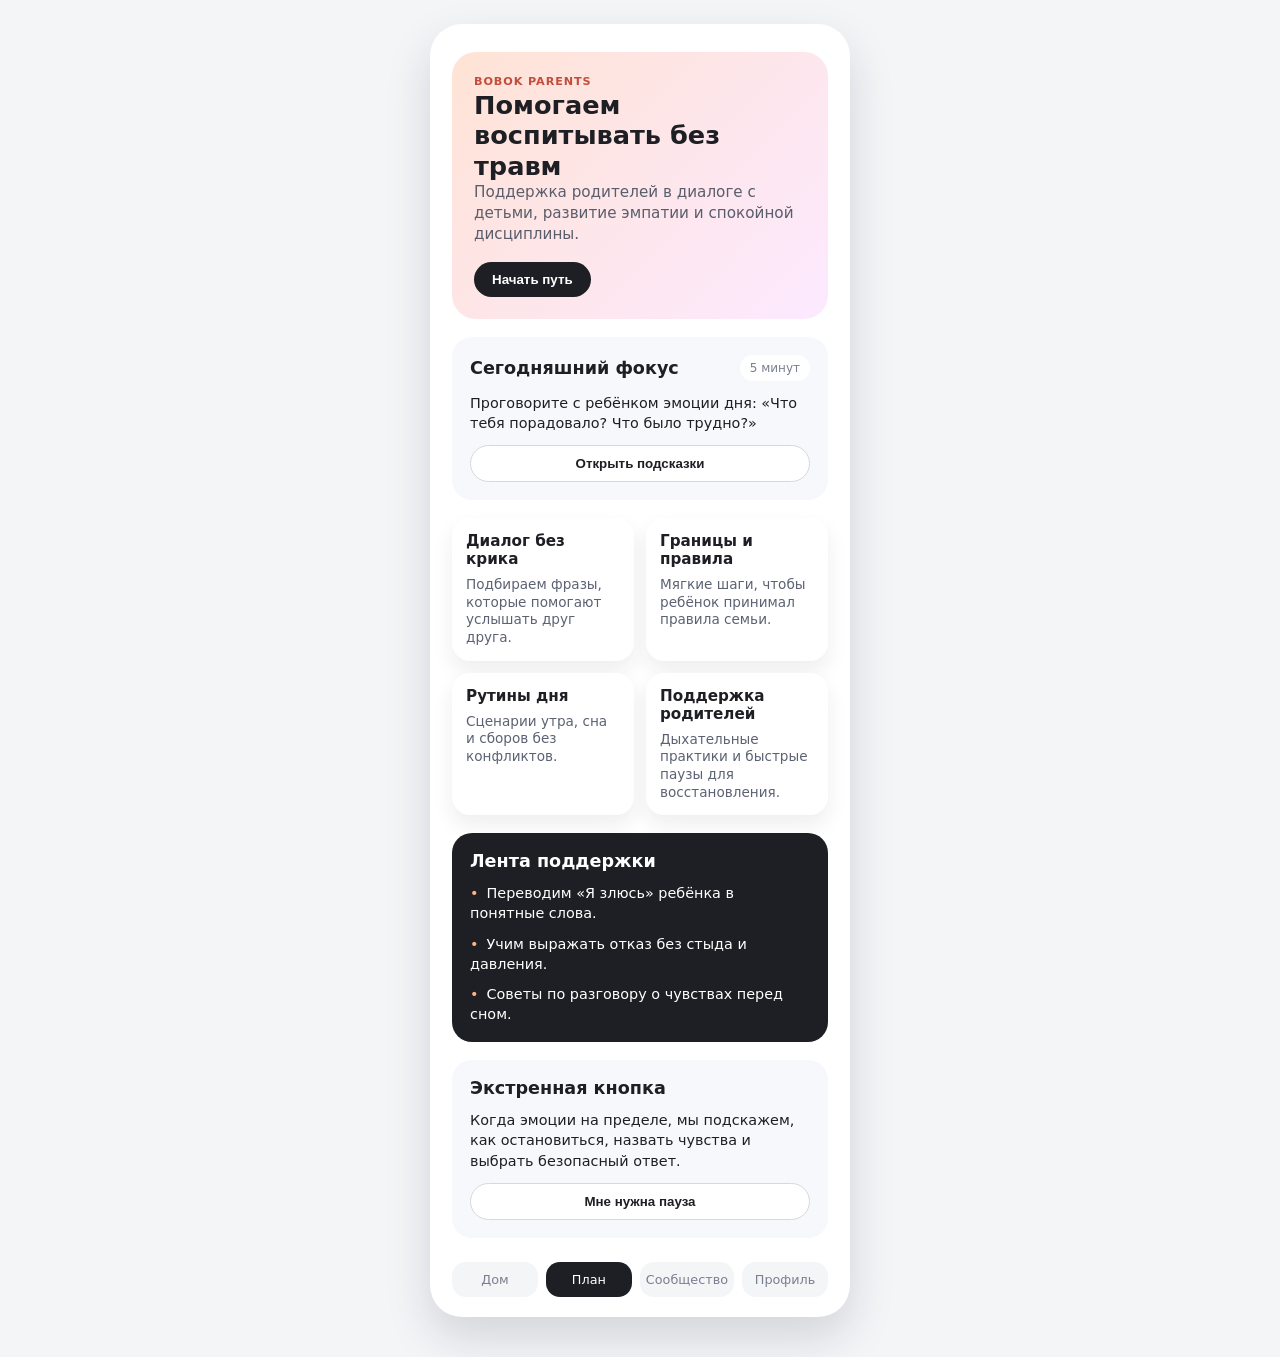
<file: index.html>
<!DOCTYPE html>
<html lang="ru">
<head>
  <meta charset="UTF-8" />
  <meta http-equiv="refresh" content="0; url=app/index.html" />
  <meta name="viewport" content="width=device-width, initial-scale=1.0" />
  <title>Bobok Parents</title>
</head>
<body>
  <p>Перенаправляем на приложение. Если переход не случился, нажмите <a href="app/index.html">сюда</a>.</p>
</body>
</html>
</file>
<file: app/styles.css>
:root {
  color-scheme: light;
  font-family: "Inter", system-ui, -apple-system, sans-serif;
  background: #f4f5f7;
  color: #1e1f24;
}

* {
  box-sizing: border-box;
  margin: 0;
  padding: 0;
}

body {
  display: flex;
  justify-content: center;
  padding: 24px 12px 40px;
}

.phone {
  background: #ffffff;
  width: min(420px, 100%);
  border-radius: 32px;
  padding: 28px 22px 20px;
  box-shadow: 0 20px 45px rgba(28, 30, 45, 0.15);
  display: flex;
  flex-direction: column;
  gap: 18px;
}

.hero {
  background: linear-gradient(135deg, #ffe3d5, #fce9ff);
  border-radius: 24px;
  padding: 22px;
  display: flex;
  flex-direction: column;
  gap: 16px;
}

.eyebrow {
  text-transform: uppercase;
  letter-spacing: 0.08em;
  font-size: 0.7rem;
  font-weight: 700;
  color: #c34c3c;
}

h1 {
  font-size: 1.6rem;
  line-height: 1.2;
}

.subtitle {
  font-size: 0.95rem;
  line-height: 1.4;
  color: #5a5d6b;
}

.primary {
  align-self: flex-start;
  background: #1e1f24;
  color: #ffffff;
  border: none;
  padding: 10px 18px;
  border-radius: 999px;
  font-weight: 600;
}

.secondary {
  background: #ffffff;
  border: 1px solid #d7d8de;
  color: #1e1f24;
  padding: 10px 16px;
  border-radius: 999px;
  font-weight: 600;
}

.card {
  background: #f7f8fb;
  border-radius: 20px;
  padding: 18px;
  display: flex;
  flex-direction: column;
  gap: 12px;
}

.card-header {
  display: flex;
  justify-content: space-between;
  align-items: center;
}

.pill {
  background: #ffffff;
  border-radius: 999px;
  padding: 6px 10px;
  font-size: 0.75rem;
  color: #7a7f90;
}

.grid {
  display: grid;
  gap: 12px;
  grid-template-columns: repeat(auto-fit, minmax(150px, 1fr));
}

.mini {
  background: #ffffff;
  border-radius: 18px;
  padding: 14px;
  box-shadow: 0 10px 20px rgba(35, 38, 52, 0.08);
  display: flex;
  flex-direction: column;
  gap: 8px;
}

.mini h3 {
  font-size: 0.95rem;
}

.mini p {
  font-size: 0.85rem;
  color: #5c6273;
  line-height: 1.3;
}

.highlight {
  background: #1e1f24;
  color: #ffffff;
}

.highlight ul {
  list-style: none;
  display: grid;
  gap: 10px;
}

.highlight li::before {
  content: "•";
  margin-right: 8px;
  color: #ffb480;
}

footer {
  margin-top: 6px;
  display: grid;
  grid-template-columns: repeat(4, 1fr);
  gap: 8px;
  text-align: center;
  font-size: 0.8rem;
  color: #7a7f90;
}

.footer-item {
  background: #f4f5f7;
  border-radius: 14px;
  padding: 10px 6px;
}

.footer-item.active {
  background: #1e1f24;
  color: #ffffff;
}

h2 {
  font-size: 1.1rem;
}

p,
li {
  font-size: 0.9rem;
  line-height: 1.4;
}

button {
  cursor: pointer;
}
</file>
